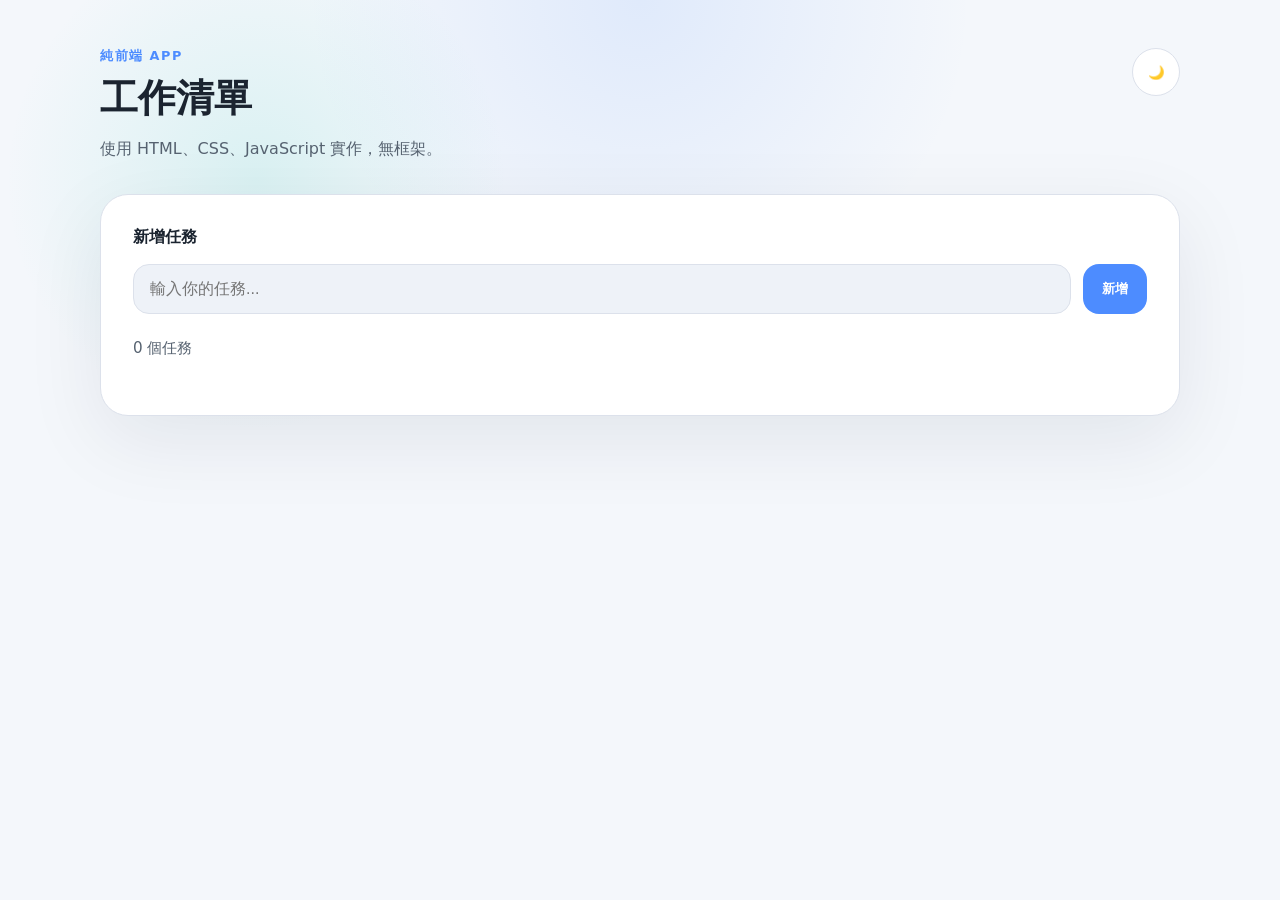
<file: index.html>
<!DOCTYPE html>
<html lang="zh-Hant">
  <head>
    <meta charset="UTF-8" />
    <meta name="viewport" content="width=device-width, initial-scale=1.0" />
    <title>純前端工作清單 App</title>
    <link rel="stylesheet" href="styles.css" />
  </head>
  <body>
    <main class="app-shell">
      <header class="app-header">
        <div>
          <p class="eyebrow">純前端 App</p>
          <h1>工作清單</h1>
          <p class="subtitle">使用 HTML、CSS、JavaScript 實作，無框架。</p>
        </div>
        <button id="themeToggle" class="theme-toggle" aria-label="切換主題">🌙</button>
      </header>

      <section class="task-card">
        <form id="taskForm" class="task-form">
          <label for="taskInput">新增任務</label>
          <div class="form-row">
            <input
              id="taskInput"
              type="text"
              placeholder="輸入你的任務..."
              autocomplete="off"
              required
            />
            <button type="submit">新增</button>
          </div>
        </form>

        <div class="task-count" id="taskCount">0 個任務</div>

        <ul id="taskList" class="task-list" aria-live="polite"></ul>
      </section>
    </main>

    <script src="script.js"></script>
  </body>
</html>
</file>
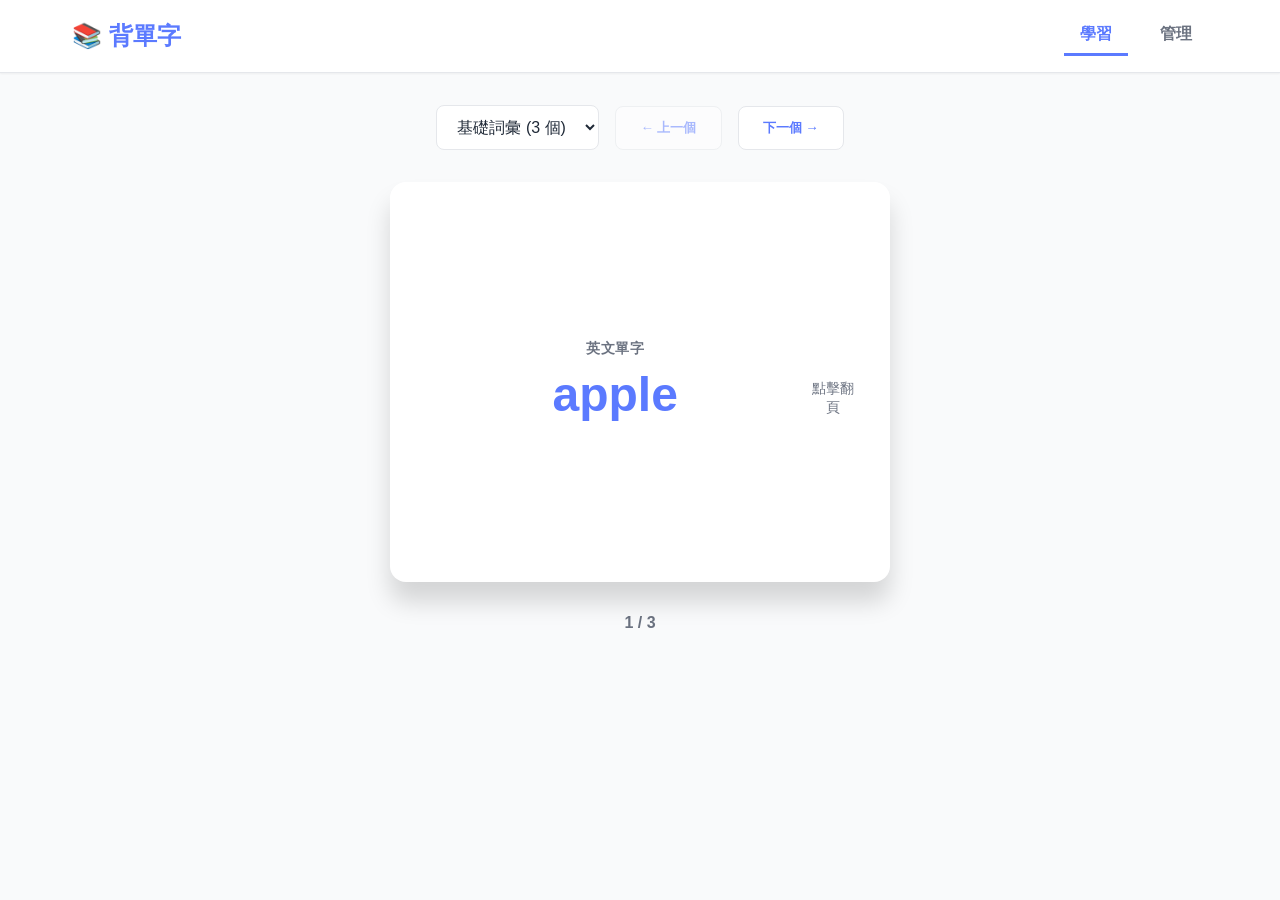
<file: vocabulary.html>
<!DOCTYPE html>
<html lang="zh-Hant">
  <head>
    <meta charset="UTF-8" />
    <meta name="viewport" content="width=device-width, initial-scale=1.0" />
    <title>背單字 App</title>
    <link rel="stylesheet" href="vocabulary.css" />
  </head>
  <body>
    <div class="app-container">
      <!-- Navigation -->
      <nav class="navbar">
        <div class="nav-content">
          <h1 class="app-title">📚 背單字</h1>
          <div class="nav-buttons">
            <button id="navStudy" class="nav-btn active">學習</button>
            <button id="navManage" class="nav-btn">管理</button>
          </div>
        </div>
      </nav>

      <!-- Study Page -->
      <section id="studyPage" class="page active">
        <div class="study-container">
          <div class="controls">
            <select id="vocabularySelect" class="vocab-select">
              <option value="">選擇單字庫...</option>
            </select>
            <button id="prevBtn" class="nav-arrow">← 上一個</button>
            <button id="nextBtn" class="nav-arrow">下一個 →</button>
          </div>

          <div class="card-container">
            <div class="card" id="flashcard">
              <div class="card-inner">
                <div class="card-front">
                  <div class="card-content">
                    <p class="card-label">英文單字</p>
                    <p class="card-word" id="cardWord">-</p>
                  </div>
                  <p class="card-hint">點擊翻頁</p>
                </div>
                <div class="card-back">
                  <div class="card-content">
                    <div class="back-item">
                      <p class="card-label">翻譯</p>
                      <p id="cardTranslation">-</p>
                    </div>
                    <div class="back-item">
                      <p class="card-label">詞性</p>
                      <p id="cardPOS">-</p>
                    </div>
                    <div class="back-item">
                      <p class="card-label">例句</p>
                      <p id="cardExample">-</p>
                    </div>
                    <div class="back-item">
                      <p class="card-label">字根分析</p>
                      <p id="cardEtymology">-</p>
                    </div>
                  </div>
                </div>
              </div>
            </div>
          </div>

          <div class="stats">
            <span id="currentIndex">0</span> / <span id="totalCount">0</span>
          </div>
        </div>
      </section>

      <!-- Manage Page -->
      <section id="managePage" class="page">
        <div class="manage-container">
          <div class="manage-header">
            <h2>管理單字庫</h2>
          </div>

          <div class="manage-content">
            <!-- Add Word Form -->
            <div class="form-section">
              <h3>新增單字</h3>
              <form id="addWordForm" class="word-form">
                <div class="form-group">
                  <label for="wordInput">英文單字 *</label>
                  <div class="input-with-btn">
                    <input
                      id="wordInput"
                      type="text"
                      placeholder="輸入英文單字"
                      required
                    />
                    <button
                      type="button"
                      id="autoFillBtn"
                      class="auto-fill-btn"
                    >
                      自動填入
                    </button>
                  </div>
                </div>

                <div class="form-group">
                  <label for="translationInput">翻譯 *</label>
                  <input
                    id="translationInput"
                    type="text"
                    placeholder="輸入中文翻譯"
                    required
                  />
                </div>

                <div class="form-group">
                  <label for="posInput">詞性</label>
                  <input
                    id="posInput"
                    type="text"
                    placeholder="例：noun, verb, adjective"
                  />
                </div>

                <div class="form-group">
                  <label for="exampleInput">例句</label>
                  <textarea
                    id="exampleInput"
                    placeholder="輸入例句"
                    rows="3"
                  ></textarea>
                </div>

                <div class="form-group">
                  <label for="etymologyInput">字根分析</label>
                  <textarea
                    id="etymologyInput"
                    placeholder="輸入字根分析"
                    rows="3"
                  ></textarea>
                </div>

                <button type="submit" class="submit-btn">新增單字</button>
              </form>
            </div>

            <!-- Word List -->
            <div class="list-section">
              <h3>已有單字 (<span id="wordCount">0</span>)</h3>
              <div id="wordList" class="word-list"></div>
            </div>
          </div>
        </div>
      </section>

      <!-- Loading Indicator -->
      <div id="loadingIndicator" class="loading-indicator">
        <div class="spinner"></div>
        <p>載入中...</p>
      </div>
    </div>

    <script src="vocabulary.js"></script>
  </body>
</html>
</file>
<file: styles.css>
:root {
  color-scheme: light dark;
  --bg: #f4f7fb;
  --surface: #ffffff;
  --surface-strong: #eef2f8;
  --text: #1b2430;
  --text-muted: #566270;
  --accent: #4d8cff;
  --accent-soft: rgba(77, 140, 255, 0.16);
  --border: #dce1eb;
  --shadow: 0 24px 80px rgba(15, 29, 56, 0.08);
}

html,
body {
  min-height: 100%;
}

body {
  margin: 0;
  font-family: Inter, system-ui, -apple-system, BlinkMacSystemFont, "Segoe UI", sans-serif;
  background: radial-gradient(circle at top, rgba(77, 140, 255, 0.12), transparent 30%),
    radial-gradient(circle at 20% 20%, rgba(79, 209, 197, 0.16), transparent 20%),
    var(--bg);
  color: var(--text);
}

* {
  box-sizing: border-box;
}

a {
  color: inherit;
}

.app-shell {
  width: min(1080px, calc(100% - 2rem));
  margin: 0 auto;
  padding: 3rem 0 4rem;
}

.app-header {
  display: flex;
  justify-content: space-between;
  gap: 1rem;
  align-items: flex-start;
  margin-bottom: 2rem;
}

.eyebrow {
  margin: 0 0 0.5rem;
  color: var(--accent);
  font-weight: 700;
  letter-spacing: 0.12em;
  text-transform: uppercase;
  font-size: 0.8rem;
}

h1 {
  margin: 0;
  font-size: clamp(2rem, 3vw, 3rem);
}

.subtitle {
  margin: 0.75rem 0 0;
  color: var(--text-muted);
  max-width: 40rem;
  line-height: 1.6;
}

.theme-toggle {
  border: 1px solid var(--border);
  border-radius: 999px;
  width: 3rem;
  height: 3rem;
  background: var(--surface);
  color: var(--text);
  cursor: pointer;
  transition: transform 160ms ease, background 160ms ease, color 160ms ease;
}

.theme-toggle:hover {
  transform: translateY(-2px);
}

.task-card {
  background: var(--surface);
  border: 1px solid var(--border);
  border-radius: 28px;
  box-shadow: var(--shadow);
  padding: 2rem;
}

.task-form {
  display: grid;
  gap: 1rem;
}

.task-form label {
  font-weight: 600;
}

.form-row {
  display: grid;
  grid-template-columns: 1fr auto;
  gap: 0.75rem;
}

.task-form input {
  width: 100%;
  padding: 0.95rem 1rem;
  border: 1px solid var(--border);
  border-radius: 16px;
  background: var(--surface-strong);
  color: var(--text);
  font-size: 1rem;
}

.task-form button {
  border: none;
  border-radius: 16px;
  padding: 0 1.2rem;
  background: var(--accent);
  color: #fff;
  font-weight: 700;
  cursor: pointer;
}

.task-form button:hover {
  filter: saturate(1.1);
}

.task-count {
  margin: 1.5rem 0 0;
  color: var(--text-muted);
  font-size: 0.95rem;
}

.task-list {
  list-style: none;
  margin: 1.5rem 0 0;
  padding: 0;
  display: grid;
  gap: 0.75rem;
}

.task-item {
  display: flex;
  justify-content: space-between;
  align-items: center;
  gap: 1rem;
  background: var(--surface-strong);
  border: 1px solid var(--border);
  border-radius: 18px;
  padding: 1rem 1.2rem;
}

.task-item__text {
  margin: 0;
  flex: 1;
  word-break: break-word;
}

.task-item__actions {
  display: flex;
  gap: 0.5rem;
}

.task-button {
  border: none;
  background: transparent;
  color: var(--accent);
  cursor: pointer;
  padding: 0.5rem;
  border-radius: 12px;
}

.task-button:hover {
  background: rgba(77, 140, 255, 0.1);
}

.task-item__done {
  text-decoration: line-through;
  opacity: 0.7;
}

.dark {
  --bg: #0d1221;
  --surface: #111827;
  --surface-strong: #171f33;
  --text: #f8fafc;
  --text-muted: #a3adc8;
  --accent: #7c9cff;
  --accent-soft: rgba(124, 156, 255, 0.2);
  --border: #27304b;
  --shadow: 0 24px 80px rgba(0, 0, 0, 0.45);
}

@media (max-width: 640px) {
  .app-header {
    flex-direction: column;
    align-items: stretch;
  }

  .theme-toggle {
    justify-self: flex-start;
  }

  .form-row {
    grid-template-columns: 1fr;
  }

  .task-form button {
    width: 100%;
  }
}
</file>
<file: vocabulary.css>
:root {
  --primary: #5b7aff;
  --primary-light: #f0f4ff;
  --success: #10b981;
  --error: #ef4444;
  --warning: #f59e0b;
  --bg: #f9fafb;
  --surface: #ffffff;
  --border: #e5e7eb;
  --text: #1f2937;
  --text-muted: #6b7280;
  --shadow-sm: 0 1px 2px rgba(0, 0, 0, 0.05);
  --shadow-md: 0 4px 12px rgba(0, 0, 0, 0.1);
  --shadow-lg: 0 20px 25px rgba(0, 0, 0, 0.15);
}

* {
  margin: 0;
  padding: 0;
  box-sizing: border-box;
}

html,
body {
  height: 100%;
  font-family: -apple-system, BlinkMacSystemFont, "Segoe UI", Roboto, "Helvetica Neue", Arial,
    sans-serif;
  background: var(--bg);
  color: var(--text);
}

.app-container {
  display: flex;
  flex-direction: column;
  min-height: 100vh;
}

/* Navbar */
.navbar {
  background: var(--surface);
  border-bottom: 1px solid var(--border);
  box-shadow: var(--shadow-sm);
  position: sticky;
  top: 0;
  z-index: 100;
}

.nav-content {
  max-width: 1200px;
  margin: 0 auto;
  padding: 1rem 2rem;
  display: flex;
  justify-content: space-between;
  align-items: center;
}

.app-title {
  font-size: 1.5rem;
  font-weight: 700;
  color: var(--primary);
}

.nav-buttons {
  display: flex;
  gap: 1rem;
}

.nav-btn {
  padding: 0.5rem 1rem;
  border: none;
  background: transparent;
  color: var(--text-muted);
  font-size: 1rem;
  font-weight: 600;
  cursor: pointer;
  border-bottom: 3px solid transparent;
  transition: all 0.3s ease;
}

.nav-btn:hover {
  color: var(--primary);
}

.nav-btn.active {
  color: var(--primary);
  border-bottom-color: var(--primary);
}

/* Pages */
.page {
  display: none;
  flex: 1;
  padding: 2rem;
  max-width: 1200px;
  margin: 0 auto;
  width: 100%;
}

.page.active {
  display: block;
}

/* Study Page */
.study-container {
  display: flex;
  flex-direction: column;
  align-items: center;
  gap: 2rem;
}

.controls {
  display: flex;
  gap: 1rem;
  flex-wrap: wrap;
  justify-content: center;
  align-items: center;
  width: 100%;
}

.vocab-select {
  padding: 0.75rem 1rem;
  border: 1px solid var(--border);
  border-radius: 8px;
  background: var(--surface);
  color: var(--text);
  font-size: 1rem;
  cursor: pointer;
}

.nav-arrow {
  padding: 0.75rem 1.5rem;
  border: 1px solid var(--border);
  border-radius: 8px;
  background: var(--surface);
  color: var(--primary);
  font-weight: 600;
  cursor: pointer;
  transition: all 0.3s ease;
}

.nav-arrow:hover {
  background: var(--primary-light);
}

.nav-arrow:disabled {
  opacity: 0.5;
  cursor: not-allowed;
}

/* Card Flip Animation */
.card-container {
  perspective: 1000px;
  width: 100%;
  max-width: 500px;
  height: 400px;
}

.card {
  width: 100%;
  height: 100%;
  cursor: pointer;
  transition: transform 0.6s;
  transform-style: preserve-3d;
}

.card.flipped {
  transform: rotateY(180deg);
}

.card-inner {
  position: relative;
  width: 100%;
  height: 100%;
  transition: transform 0.6s;
  transform-style: preserve-3d;
}

.card-front,
.card-back {
  position: absolute;
  width: 100%;
  height: 100%;
  backface-visibility: hidden;
  display: flex;
  align-items: center;
  justify-content: center;
  border-radius: 16px;
  box-shadow: var(--shadow-lg);
  background: var(--surface);
  padding: 2rem;
  text-align: center;
}

.card-back {
  transform: rotateY(180deg);
  overflow-y: auto;
  align-items: flex-start;
  justify-content: flex-start;
}

.card-content {
  width: 100%;
}

.card-label {
  font-size: 0.85rem;
  color: var(--text-muted);
  font-weight: 600;
  text-transform: uppercase;
  letter-spacing: 0.5px;
  margin-bottom: 0.5rem;
}

.card-word {
  font-size: 3rem;
  font-weight: 700;
  color: var(--primary);
  line-height: 1.2;
}

.card-hint {
  font-size: 0.9rem;
  color: var(--text-muted);
  margin-top: 2rem;
}

.back-item {
  margin-bottom: 1.5rem;
  text-align: left;
}

.back-item p:last-child {
  color: var(--text);
  line-height: 1.6;
}

.stats {
  font-size: 1rem;
  color: var(--text-muted);
  font-weight: 600;
}

/* Manage Page */
.manage-container {
  display: grid;
  grid-template-columns: 1fr 1fr;
  gap: 2rem;
  width: 100%;
}

.manage-header {
  grid-column: 1 / -1;
  margin-bottom: 1rem;
}

.manage-header h2 {
  font-size: 1.75rem;
  color: var(--text);
}

.form-section,
.list-section {
  background: var(--surface);
  padding: 2rem;
  border-radius: 12px;
  border: 1px solid var(--border);
}

.form-section h3,
.list-section h3 {
  font-size: 1.25rem;
  margin-bottom: 1.5rem;
  color: var(--text);
}

.word-form {
  display: flex;
  flex-direction: column;
  gap: 1.5rem;
}

.form-group {
  display: flex;
  flex-direction: column;
  gap: 0.5rem;
}

.form-group label {
  font-weight: 600;
  color: var(--text);
  font-size: 0.95rem;
}

.form-group input,
.form-group textarea {
  padding: 0.75rem 1rem;
  border: 1px solid var(--border);
  border-radius: 8px;
  font-family: inherit;
  font-size: 1rem;
  background: var(--bg);
  color: var(--text);
  transition: border-color 0.3s ease;
}

.form-group input:focus,
.form-group textarea:focus {
  outline: none;
  border-color: var(--primary);
  background: var(--surface);
}

.input-with-btn {
  display: flex;
  gap: 0.5rem;
}

.input-with-btn input {
  flex: 1;
}

.auto-fill-btn {
  padding: 0.75rem 1.2rem;
  background: var(--success);
  color: white;
  border: none;
  border-radius: 8px;
  font-weight: 600;
  cursor: pointer;
  transition: all 0.3s ease;
  white-space: nowrap;
}

.auto-fill-btn:hover {
  background: #059669;
}

.auto-fill-btn:disabled {
  background: var(--text-muted);
  cursor: not-allowed;
}

.submit-btn {
  padding: 0.875rem 1.5rem;
  background: var(--primary);
  color: white;
  border: none;
  border-radius: 8px;
  font-weight: 600;
  font-size: 1rem;
  cursor: pointer;
  transition: all 0.3s ease;
}

.submit-btn:hover {
  background: #4361ee;
  transform: translateY(-2px);
  box-shadow: var(--shadow-md);
}

/* Word List */
.word-list {
  display: flex;
  flex-direction: column;
  gap: 1rem;
  max-height: 600px;
  overflow-y: auto;
}

.word-item {
  padding: 1rem;
  background: var(--bg);
  border: 1px solid var(--border);
  border-radius: 8px;
  display: flex;
  justify-content: space-between;
  align-items: flex-start;
  gap: 1rem;
}

.word-info {
  flex: 1;
  text-align: left;
}

.word-main {
  font-size: 1.1rem;
  font-weight: 700;
  color: var(--primary);
  margin-bottom: 0.25rem;
}

.word-detail {
  font-size: 0.9rem;
  color: var(--text-muted);
  line-height: 1.4;
}

.word-actions {
  display: flex;
  gap: 0.5rem;
}

.delete-btn {
  padding: 0.5rem 1rem;
  background: var(--error);
  color: white;
  border: none;
  border-radius: 6px;
  cursor: pointer;
  font-size: 0.9rem;
  transition: all 0.3s ease;
}

.delete-btn:hover {
  background: #dc2626;
}

/* Loading Indicator */
.loading-indicator {
  display: none;
  position: fixed;
  top: 0;
  left: 0;
  right: 0;
  bottom: 0;
  background: rgba(0, 0, 0, 0.3);
  z-index: 1000;
  justify-content: center;
  align-items: center;
  flex-direction: column;
  gap: 1rem;
}

.loading-indicator.show {
  display: flex;
}

.spinner {
  width: 40px;
  height: 40px;
  border: 4px solid rgba(255, 255, 255, 0.3);
  border-top-color: white;
  border-radius: 50%;
  animation: spin 1s linear infinite;
}

@keyframes spin {
  to {
    transform: rotate(360deg);
  }
}

.loading-indicator p {
  color: white;
  font-size: 1.1rem;
  font-weight: 600;
}

/* Alert Styles */
.alert {
  padding: 1rem;
  border-radius: 8px;
  margin-bottom: 1rem;
  font-weight: 600;
  text-align: center;
}

.alert-success {
  background: #d1fae5;
  color: #065f46;
}

.alert-error {
  background: #fee2e2;
  color: #991b1b;
}

/* Responsive */
@media (max-width: 768px) {
  .manage-container {
    grid-template-columns: 1fr;
  }

  .controls {
    flex-direction: column;
  }

  .vocab-select,
  .nav-arrow {
    width: 100%;
  }

  .card-container {
    max-width: 100%;
    height: 300px;
  }

  .card-word {
    font-size: 2rem;
  }

  .form-section,
  .list-section {
    padding: 1.5rem;
  }

  .nav-content {
    padding: 1rem;
  }

  .nav-content {
    flex-direction: column;
    gap: 1rem;
  }
}

@media (max-width: 480px) {
  .page {
    padding: 1rem;
  }

  .card-container {
    height: 250px;
  }

  .card-front,
  .card-back {
    padding: 1rem;
  }

  .card-word {
    font-size: 1.5rem;
  }

  .form-section,
  .list-section {
    padding: 1rem;
  }

  .input-with-btn {
    flex-direction: column;
  }

  .auto-fill-btn {
    width: 100%;
  }
}
</file>
